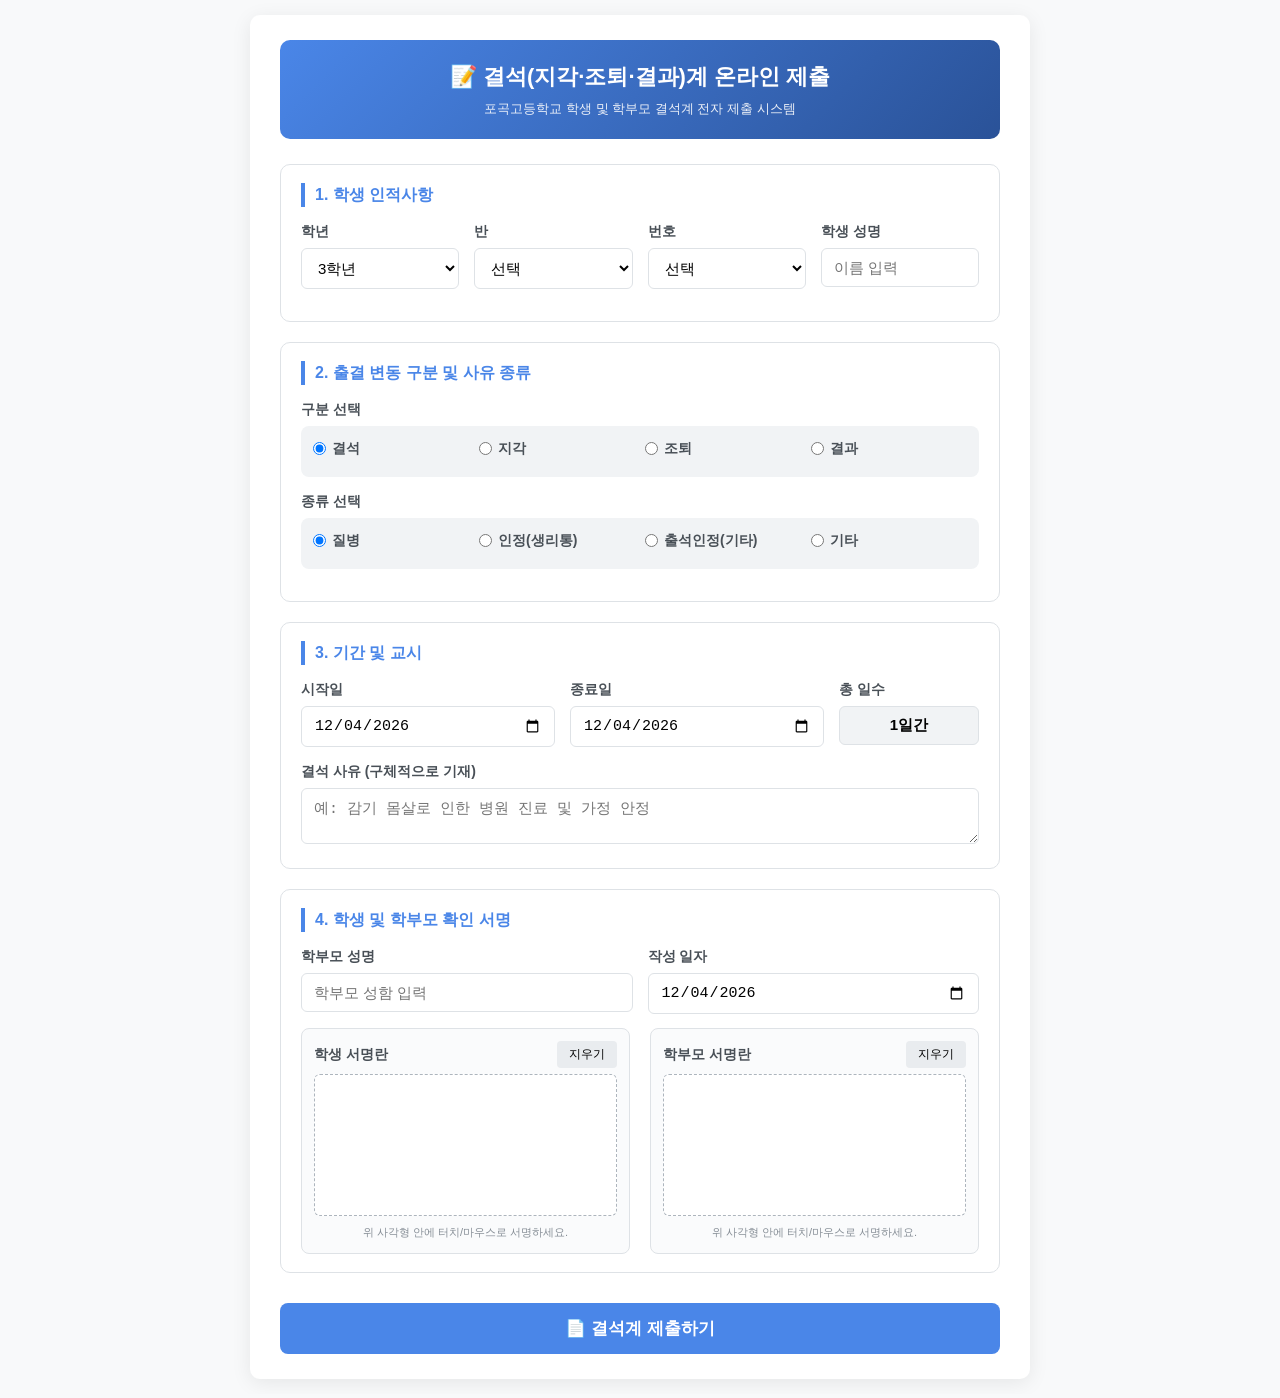
<file: absence.html>
<!DOCTYPE html>
<html lang="ko">

<head>
    <meta charset="UTF-8">
    <meta name="viewport" content="width=device-width, initial-scale=1.0">
    <title>온라인 결석계 제출 시스템</title>
    <style>
        :root {
            --primary: #4A86E8;
            --primary-dark: #3b6ec2;
            --bg: #f8f9fa;
            --border: #dee2e6;
            --text: #212529;
            --radius: 10px;
        }

        * {
            box-sizing: border-box;
            margin: 0;
            padding: 0;
        }

        body {
            font-family: 'Malgun Gothic', 'Apple SD Gothic Neo', sans-serif;
            background: var(--bg);
            color: var(--text);
            padding: 15px;
            font-size: 15px;
            line-height: 1.5;
        }

        .container {
            max-width: 780px;
            margin: auto;
            background: white;
            padding: 25px 30px;
            border-radius: var(--radius);
            box-shadow: 0 4px 20px rgba(0, 0, 0, 0.08);
        }

        .app-header {
            background: linear-gradient(135deg, #4A86E8, #2a5298);
            color: white;
            padding: 20px;
            text-align: center;
            border-radius: var(--radius);
            margin-bottom: 25px;
        }

        .app-header h1 {
            font-size: 22px;
            margin-bottom: 6px;
        }

        .app-header p {
            font-size: 13px;
            opacity: 0.9;
        }

        .section {
            border: 1px solid var(--border);
            padding: 18px 20px;
            border-radius: var(--radius);
            margin-bottom: 20px;
            background: #fff;
        }

        .section-title {
            font-weight: bold;
            color: var(--primary);
            margin-bottom: 14px;
            border-left: 4px solid var(--primary);
            padding-left: 10px;
            font-size: 16px;
        }

        .row {
            display: flex;
            gap: 15px;
            margin-bottom: 14px;
            flex-wrap: wrap;
        }

        .item {
            flex: 1;
            min-width: 140px;
        }

        label {
            font-weight: 600;
            margin-bottom: 6px;
            display: block;
            font-size: 14px;
            color: #495057;
        }

        input[type="text"],
        input[type="date"],
        input[type="number"],
        select,
        textarea {
            width: 100%;
            padding: 10px 12px;
            border: 1px solid var(--border);
            border-radius: 6px;
            font-size: 15px;
            outline: none;
            transition: 0.2s;
            background: #fff;
        }

        input:focus,
        select:focus,
        textarea:focus {
            border-color: var(--primary);
            box-shadow: 0 0 0 3px rgba(74, 134, 232, 0.15);
        }

        .radio-grid {
            display: grid;
            grid-template-columns: repeat(auto-fit, minmax(130px, 1fr));
            gap: 10px;
            background: #f1f3f5;
            padding: 12px;
            border-radius: 8px;
        }

        .radio-item {
            display: flex;
            align-items: center;
            gap: 6px;
            cursor: pointer;
            font-size: 14px;
        }

        .sig-container {
            display: flex;
            gap: 20px;
            flex-wrap: wrap;
        }

        .sig-box {
            flex: 1;
            min-width: 260px;
            border: 1px solid var(--border);
            border-radius: 8px;
            padding: 12px;
            background: #fafbfc;
        }

        .canvas-wrap {
            border: 1px dashed #adb5bd;
            border-radius: 6px;
            background: #fff;
            margin-bottom: 8px;
            position: relative;
        }

        canvas {
            width: 100%;
            height: 140px;
            display: block;
            cursor: crosshair;
            touch-action: none;
        }

        .btn-clear {
            padding: 5px 12px;
            font-size: 12px;
            background: #e9ecef;
            border: none;
            border-radius: 4px;
            cursor: pointer;
            float: right;
        }

        .btn-clear:hover {
            background: #dee2e6;
        }

        .btn-submit {
            width: 100%;
            padding: 14px;
            background: var(--primary);
            color: white;
            border: none;
            border-radius: 8px;
            font-size: 17px;
            font-weight: bold;
            cursor: pointer;
            transition: 0.2s;
            margin-top: 10px;
        }

        .btn-submit:hover {
            background: var(--primary-dark);
        }

        .btn-submit:disabled {
            background: #adb5bd;
            cursor: not-allowed;
        }

        /* 완료 팝업 모달 */
        .modal {
            display: none;
            position: fixed;
            top: 0;
            left: 0;
            width: 100%;
            height: 100%;
            background: rgba(0, 0, 0, 0.6);
            backdrop-filter: blur(4px);
            z-index: 1000;
            align-items: center;
            justify-content: center;
        }

        .modal-box {
            background: white;
            padding: 30px;
            border-radius: 12px;
            max-width: 450px;
            width: 90%;
            text-align: center;
            box-shadow: 0 10px 30px rgba(0, 0, 0, 0.2);
        }

        .modal-box h3 {
            color: var(--primary);
            margin-bottom: 10px;
        }

        .modal-box p {
            font-size: 14px;
            color: #666;
            margin-bottom: 20px;
            line-height: 1.5;
        }

        .modal-actions {
            display: flex;
            gap: 10px;
            justify-content: center;
        }

        .btn-modal {
            padding: 10px 18px;
            border-radius: 6px;
            border: none;
            font-weight: bold;
            cursor: pointer;
            font-size: 14px;
        }

        .btn-print-direct {
            background: #20c997;
            color: white;
        }

        .btn-close-modal {
            background: #e9ecef;
            color: #495057;
        }

        /* 브라우저 직접 인쇄 시 전용 양식 */
        @media print {
            body {
                background: white;
                padding: 0;
            }

            .container,
            .modal {
                display: none !important;
            }

            #printSection {
                display: block !important;
            }
        }

        #printSection {
            display: none;
        }
    </style>
</head>

<body>
    <div class="container">
        <div class="app-header">
            <h1>📝 결석(지각·조퇴·결과)계 온라인 제출</h1>
            <p>포곡고등학교 학생 및 학부모 결석계 전자 제출 시스템</p>
        </div>

        <form id="absenceForm" onsubmit="handleSubmit(event)">
            <!-- 1. 학생 인적사항 -->
            <div class="section">
                <div class="section-title">1. 학생 인적사항</div>
                <div class="row">
                    <div class="item">
                        <label for="gradeSelect">학년</label>
                        <select id="gradeSelect" required>
                            <option value="3" selected>3학년</option>
                            <option value="1">1학년</option>
                            <option value="2">2학년</option>
                        </select>
                    </div>
                    <div class="item">
                        <label for="classSelect">반</label>
                        <select id="classSelect" required>
                            <option value="">선택</option>
                            <option value="1">1반</option>
                            <option value="2">2반</option>
                            <option value="3">3반</option>
                            <option value="4">4반</option>
                            <option value="5">5반</option>
                            <option value="6">6반</option>
                            <option value="7">7반</option>
                            <option value="8">8반</option>
                            <option value="9">9반</option>
                            <option value="10">10반</option>
                            <option value="11">11반</option>
                        </select>
                    </div>
                    <div class="item">
                        <label for="numberSelect">번호</label>
                        <select id="numberSelect" required>
                            <option value="">선택</option>
                        </select>
                    </div>
                    <div class="item">
                        <label for="nameInput">학생 성명</label>
                        <input type="text" id="nameInput" placeholder="이름 입력" required maxlength="10">
                    </div>
                </div>
            </div>

            <!-- 2. 결석 구분 및 종류 -->
            <div class="section">
                <div class="section-title">2. 출결 변동 구분 및 사유 종류</div>
                <label>구분 선택</label>
                <div class="radio-grid" style="margin-bottom: 14px;">
                    <label class="radio-item"><input type="radio" name="cat" value="결석" checked onchange="handleCatChange()"> 결석</label>
                    <label class="radio-item"><input type="radio" name="cat" value="지각" onchange="handleCatChange()"> 지각</label>
                    <label class="radio-item"><input type="radio" name="cat" value="조퇴" onchange="handleCatChange()"> 조퇴</label>
                    <label class="radio-item"><input type="radio" name="cat" value="결과" onchange="handleCatChange()"> 결과</label>
                </div>

                <label>종류 선택</label>
                <div class="radio-grid" style="margin-bottom: 14px;">
                    <label class="radio-item"><input type="radio" name="type" value="질병" checked onchange="handleTypeChange()"> 질병</label>
                    <label class="radio-item"><input type="radio" name="type" value="생리통" onchange="handleTypeChange()"> 인정(생리통)</label>
                    <label class="radio-item"><input type="radio" name="type" value="출석인정" onchange="handleTypeChange()"> 출석인정(기타)</label>
                    <label class="radio-item"><input type="radio" name="type" value="기타" onchange="handleTypeChange()"> 기타</label>
                </div>

                <div id="subTypeDiv" style="display: none; background: #e7f5ff; padding: 12px; border-radius: 8px; margin-top: 10px;">
                    <label style="color: #1c7ed6;">출석인정 세부 사유:</label>
                    <div style="display: flex; gap: 15px; flex-wrap: wrap;">
                        <label class="radio-item"><input type="radio" name="subType" value="체험" checked> 교외체험학습</label>
                        <label class="radio-item"><input type="radio" name="subType" value="경조사"> 경조사</label>
                        <label class="radio-item"><input type="radio" name="subType" value="전염병"> 법정감염병</label>
                        <label class="radio-item"><input type="radio" name="subType" value="대입"> 대입면접/시험</label>
                        <label class="radio-item"><input type="radio" name="subType" value="기타"> 기타인정</label>
                    </div>
                </div>
            </div>

            <!-- 3. 결석 기간 및 교시 -->
            <div class="section">
                <div class="section-title">3. 기간 및 교시</div>
                <div class="row">
                    <div class="item">
                        <label for="startDate">시작일</label>
                        <input type="date" id="startDate" required onchange="calcDays()">
                    </div>
                    <div class="item" id="startPeriodDiv" style="display: none;">
                        <label for="startPeriod">시작 교시</label>
                        <select id="startPeriod">
                            <option value="1">1교시</option>
                            <option value="2">2교시</option>
                            <option value="3">3교시</option>
                            <option value="4">4교시</option>
                            <option value="5">5교시</option>
                            <option value="6">6교시</option>
                            <option value="7">7교시</option>
                        </select>
                    </div>
                    <div class="item">
                        <label for="endDate">종료일</label>
                        <input type="date" id="endDate" required onchange="calcDays()">
                    </div>
                    <div class="item" id="endPeriodDiv" style="display: none;">
                        <label for="endPeriod">종료 교시</label>
                        <select id="endPeriod">
                            <option value="1">1교시</option>
                            <option value="2">2교시</option>
                            <option value="3">3교시</option>
                            <option value="4">4교시</option>
                            <option value="5">5교시</option>
                            <option value="6">6교시</option>
                            <option value="7" selected>7교시</option>
                        </select>
                    </div>
                    <div class="item" style="max-width: 100px;">
                        <label>총 일수</label>
                        <input type="text" id="totalDays" value="1일간" readonly style="background: #f1f3f5; font-weight: bold; text-align: center;">
                    </div>
                </div>

                <div>
                    <label for="reasonInput">결석 사유 (구체적으로 기재)</label>
                    <textarea id="reasonInput" rows="2" placeholder="예: 감기 몸살로 인한 병원 진료 및 가정 안정" required></textarea>
                </div>
            </div>

            <!-- 4. 전자 서명 -->
            <div class="section">
                <div class="section-title">4. 학생 및 학부모 확인 서명</div>
                <div class="row">
                    <div class="item">
                        <label for="parentName">학부모 성명</label>
                        <input type="text" id="parentName" placeholder="학부모 성함 입력" required maxlength="10">
                    </div>
                    <div class="item">
                        <label for="writeDate">작성 일자</label>
                        <input type="date" id="writeDate" required>
                    </div>
                </div>

                <div class="sig-container">
                    <div class="sig-box">
                        <div style="display: flex; justify-content: space-between; align-items: center; margin-bottom: 6px;">
                            <label style="margin:0;">학생 서명란</label>
                            <button type="button" class="btn-clear" onclick="clearSig('studentCanvas')">지우기</button>
                        </div>
                        <div class="canvas-wrap">
                            <canvas id="studentCanvas"></canvas>
                        </div>
                        <div style="font-size: 11px; color: #868e96; text-align: center;">위 사각형 안에 터치/마우스로 서명하세요.</div>
                    </div>

                    <div class="sig-box">
                        <div style="display: flex; justify-content: space-between; align-items: center; margin-bottom: 6px;">
                            <label style="margin:0;">학부모 서명란</label>
                            <button type="button" class="btn-clear" onclick="clearSig('parentCanvas')">지우기</button>
                        </div>
                        <div class="canvas-wrap">
                            <canvas id="parentCanvas"></canvas>
                        </div>
                        <div style="font-size: 11px; color: #868e96; text-align: center;">위 사각형 안에 터치/마우스로 서명하세요.</div>
                    </div>
                </div>
            </div>

            <button type="submit" class="btn-submit" id="submitBtn">📄 결석계 제출하기</button>
        </form>
    </div>

    <!-- 제출 완료 안내 모달 -->
    <div class="modal" id="successModal">
        <div class="modal-box">
            <div style="font-size: 40px; margin-bottom: 10px;">✅</div>
            <h3>결석계 제출 완료</h3>
            <p>결석계가 정상적으로 등록되었습니다.<br>출석 인정 또는 질병 결석에 필요한 진료확인서/증빙서류는 등교 시 담임선생님께 제출해 주세요.</p>
            <div class="modal-actions">
                <button type="button" class="btn-modal btn-print-direct" onclick="triggerClientPrint()">🖨️ 결석계 즉시 인쇄</button>
                <button type="button" class="btn-modal btn-close-modal" onclick="closeSuccessModal()">닫기</button>
            </div>
        </div>
    </div>

    <!-- A4 인쇄용 서식 (CSS @media print 연동) -->
    <div id="printSection"></div>

    <script>
        // 배포된 GAS 웹훅 URL (여기에 URL을 입력해 두면 모든 학생/학부모 기기에서 자동 적용됩니다)
        const CONFIG_WEBHOOK_URL = 'https://script.google.com/macros/s/AKfycbwmLRX6kyuS3NTTeCLk0T7PB-Zk-tZlfFsTnjOyvdwlcGn03PAbufa8s4MbYJs8nFI/exec';
        const urlParams = new URLSearchParams(window.location.search);
        const DEFAULT_GAS_URL = CONFIG_WEBHOOK_URL || urlParams.get('api') || localStorage.getItem('ggom_gas_webapp_url') || '';

        // 1. 초기 번호 옵션 생성
        window.addEventListener('DOMContentLoaded', () => {
            const numSel = document.getElementById('numberSelect');
            for (let i = 1; i <= 35; i++) {
                const opt = document.createElement('option');
                opt.value = i;
                opt.text = i + '번';
                numSel.appendChild(opt);
            }

            // 오늘 날짜 설정
            const today = new Date().toISOString().substring(0, 10);
            document.getElementById('startDate').value = today;
            document.getElementById('endDate').value = today;
            document.getElementById('writeDate').value = today;

            // URL 파라미터 기반 자동 완성 (출석부 연동 링크 지원)
            if (urlParams.get('grade')) document.getElementById('gradeSelect').value = urlParams.get('grade');
            if (urlParams.get('ban') || urlParams.get('class')) document.getElementById('classSelect').value = urlParams.get('ban') || urlParams.get('class');
            if (urlParams.get('num') || urlParams.get('number')) document.getElementById('numberSelect').value = urlParams.get('num') || urlParams.get('number');
            if (urlParams.get('name')) document.getElementById('nameInput').value = urlParams.get('name');
            if (urlParams.get('date')) {
                document.getElementById('startDate').value = urlParams.get('date');
                document.getElementById('endDate').value = urlParams.get('date');
                document.getElementById('writeDate').value = urlParams.get('date');
            }
            if (urlParams.get('cat')) {
                const catRadio = document.querySelector(`input[name="cat"][value="${urlParams.get('cat')}"]`);
                if (catRadio) { catRadio.checked = true; handleCatChange(); }
            }
            if (urlParams.get('type')) {
                const typeRadio = document.querySelector(`input[name="type"][value="${urlParams.get('type')}"]`);
                if (typeRadio) { typeRadio.checked = true; handleTypeChange(); }
            }
            if (urlParams.get('subType')) {
                const subRadio = document.querySelector(`input[name="subType"][value="${urlParams.get('subType')}"]`);
                if (subRadio) subRadio.checked = true;
            }
            if (urlParams.get('reason')) document.getElementById('reasonInput').value = urlParams.get('reason');

            initCanvas('studentCanvas');
            initCanvas('parentCanvas');
        });

        // 2. 캔버스 서명패드 초기화
        const canvases = {};
        function initCanvas(id) {
            const canvas = document.getElementById(id);
            const ctx = canvas.getContext('2d');
            canvases[id] = { canvas, ctx, hasSignature: false };

            // 고해상도 DPI 보정
            const rect = canvas.getBoundingClientRect();
            canvas.width = rect.width * 2;
            canvas.height = rect.height * 2;
            ctx.scale(2, 2);
            ctx.lineWidth = 2.5;
            ctx.lineCap = 'round';
            ctx.strokeStyle = '#111';

            let drawing = false;

            const startDraw = (e) => {
                drawing = true;
                canvases[id].hasSignature = true;
                const pos = getPos(e, canvas);
                ctx.beginPath();
                ctx.moveTo(pos.x, pos.y);
            };

            const draw = (e) => {
                if (!drawing) return;
                const pos = getPos(e, canvas);
                ctx.lineTo(pos.x, pos.y);
                ctx.stroke();
            };

            const stopDraw = () => {
                drawing = false;
            };

            canvas.addEventListener('mousedown', startDraw);
            canvas.addEventListener('mousemove', draw);
            window.addEventListener('mouseup', stopDraw);

            canvas.addEventListener('touchstart', (e) => { e.preventDefault(); startDraw(e.touches[0]); }, { passive: false });
            canvas.addEventListener('touchmove', (e) => { e.preventDefault(); draw(e.touches[0]); }, { passive: false });
            window.addEventListener('touchend', stopDraw);
        }

        function getPos(e, canvas) {
            const rect = canvas.getBoundingClientRect();
            return {
                x: e.clientX - rect.left,
                y: e.clientY - rect.top
            };
        }

        function clearSig(id) {
            const { canvas, ctx } = canvases[id];
            ctx.clearRect(0, 0, canvas.width, canvas.height);
            canvases[id].hasSignature = false;
        }

        // 3. UI 변경 이벤트
        function handleCatChange() {
            const cat = document.querySelector('input[name="cat"]:checked').value;
            const isPeriodNeeded = (cat === '지각' || cat === '조퇴' || cat === '결과');
            document.getElementById('startPeriodDiv').style.display = isPeriodNeeded ? 'block' : 'none';
            document.getElementById('endPeriodDiv').style.display = (cat === '결과') ? 'block' : 'none';
        }

        function handleTypeChange() {
            const type = document.querySelector('input[name="type"]:checked').value;
            document.getElementById('subTypeDiv').style.display = (type === '출석인정') ? 'block' : 'none';
        }

        function calcDays() {
            const s = document.getElementById('startDate').value;
            const e = document.getElementById('endDate').value;
            if (!s || !e) return;
            const d1 = new Date(s);
            const d2 = new Date(e);
            if (d2 < d1) {
                document.getElementById('endDate').value = s;
                document.getElementById('totalDays').value = '1일간';
                return;
            }
            const diffTime = Math.abs(d2 - d1);
            const diffDays = Math.ceil(diffTime / (1000 * 60 * 60 * 24)) + 1;
            document.getElementById('totalDays').value = diffDays + '일간';
        }

        // 4. 폼 제출 처리
        let submittedRecord = null;
        async function handleSubmit(e) {
            e.preventDefault();

            if (!canvases['studentCanvas'].hasSignature) {
                alert('학생 서명을 입력해 주세요.');
                return;
            }
            if (!canvases['parentCanvas'].hasSignature) {
                alert('학부모 서명을 입력해 주세요.');
                return;
            }

            const btn = document.getElementById('submitBtn');
            btn.disabled = true;
            btn.innerText = '제출 중입니다... 잠시만 기다려주세요.';

            const cat = document.querySelector('input[name="cat"]:checked').value;
            const type = document.querySelector('input[name="type"]:checked').value;
            const subTypeEl = document.querySelector('input[name="subType"]:checked');
            const subType = (type === '출석인정' && subTypeEl) ? subTypeEl.value : '';

            const data = {
                action: 'submit_absence',
                grade: document.getElementById('gradeSelect').value,
                class: document.getElementById('classSelect').value,
                number: document.getElementById('numberSelect').value,
                name: document.getElementById('nameInput').value.trim(),
                cat: cat,
                type: type,
                subType: subType,
                startDate: document.getElementById('startDate').value,
                startPeriod: document.getElementById('startPeriod').value || '',
                endDate: document.getElementById('endDate').value,
                endPeriod: document.getElementById('endPeriod').value || '',
                totalDays: document.getElementById('totalDays').value,
                reason: document.getElementById('reasonInput').value.trim(),
                parentName: document.getElementById('parentName').value.trim(),
                writeDate: document.getElementById('writeDate').value,
                studentSigData: canvases['studentCanvas'].canvas.toDataURL('image/png'),
                parentSigData: canvases['parentCanvas'].canvas.toDataURL('image/png')
            };

            submittedRecord = data;

            // GAS 웹훅 URL로 POST 전송
            const targetUrl = DEFAULT_GAS_URL;
            if (targetUrl) {
                try {
                    await fetch(targetUrl, {
                        method: 'POST',
                        mode: 'no-cors',
                        headers: { 'Content-Type': 'text/plain;charset=utf-8' },
                        body: JSON.stringify(data)
                    });
                } catch (err) {
                    console.warn('GAS 백그라운드 저장 전송 중 경고(계속 진행):', err);
                }
            }

            btn.disabled = false;
            btn.innerText = '📄 결석계 제출하기';
            document.getElementById('successModal').style.display = 'flex';
        }

        function closeSuccessModal() {
            document.getElementById('successModal').style.display = 'none';
            document.getElementById('absenceForm').reset();
            clearSig('studentCanvas');
            clearSig('parentCanvas');
        }

        // 포곡고 공식 '인쇄' 시트 양식 렌더러
        function renderPogokOfficialSheet(r) {
            const parseDate = (dStr) => {
                if (!dStr) return { y: '', m: '', d: '' };
                const parts = dStr.split('-');
                if (parts.length >= 3) {
                    return { y: parts[0], m: String(parseInt(parts[1], 10)), d: String(parseInt(parts[2], 10)) };
                }
                return { y: '', m: '', d: '' };
            };

            const sDate = parseDate(r.startDate);
            const eDate = parseDate(r.endDate);
            const wDate = parseDate(r.writeDate || new Date().toISOString().substring(0, 10));

            const isGyeol = r.cat === '결석';
            const isJi = r.cat === '지각';
            const isJo = r.cat === '조퇴';
            const isGwa = r.cat === '결과';

            const isDisease = r.type === '질병';
            const isPeriod = r.type === '생리통' || (r.subType && r.subType.includes('생리'));
            const isRecognized = r.type === '출석인정';
            const isOther = r.type === '기타';

            const sPeriodStr = r.startPeriod ? `${r.startPeriod}교시` : '';
            const ePeriodStr = r.endPeriod ? `${r.endPeriod}교시` : '';

            let periodFullText = '';
            if (sDate.y && eDate.y) {
                if (r.startDate === r.endDate) {
                    periodFullText = `${sDate.y}년 ${sDate.m}월 ${sDate.d}일 ${sPeriodStr ? sPeriodStr + ' ~ ' : ''}${ePeriodStr ? ePeriodStr : ''} ( ${r.totalDays || '1일간'} )`;
                } else {
                    periodFullText = `${sDate.y}년 ${sDate.m}월 ${sDate.d}일 ${sPeriodStr} ~ ${eDate.y}년 ${eDate.m}월 ${eDate.d}일 ${ePeriodStr} ( ${r.totalDays || '1일간'} )`;
                }
            } else {
                periodFullText = `${r.startDate || ''} ~ ${r.endDate || ''} ( ${r.totalDays || '1일간'} )`;
            }

            return `
            <div class="absence-sheet-page" style="width: 100%; max-width: 190mm; margin: 0 auto; padding: 8mm 10mm; box-sizing: border-box; font-family: 'Malgun Gothic', '맑은 고딕', sans-serif; color: #000; line-height: 1.35; background: #fff;">
                <!-- 1. 상단 제목 -->
                <div style="text-align: center; margin-bottom: 12px;">
                    <h1 style="font-size: 18pt; font-weight: bold; letter-spacing: 2px; margin: 0; display: inline-block; border-bottom: 2px solid #000; padding-bottom: 2px;">
                        ( ${isGyeol ? '∨ 결석' : '결석'} / ${isJi ? '∨ 지각' : '지각'} / ${isJo ? '∨ 조퇴' : '조퇴'} / ${isGwa ? '∨ 결과' : '결과'} ) 신고서
                    </h1>
                </div>

                <!-- 2. 구분 및 인적사항 박스 -->
                <div style="border: 1.5px solid #000; display: flex; margin-bottom: 10px;">
                    <div style="flex: 1.3; padding: 6px 10px; border-right: 1.5px solid #000; font-size: 10pt;">
                        <div style="font-weight: bold; margin-bottom: 4px; font-size: 9.5pt;">해당란에 ∨표시</div>
                        <div style="display: flex; flex-direction: column; gap: 3px;">
                            <div>${isDisease ? '☑' : '☐'} 질병</div>
                            <div>${(isRecognized || isPeriod) ? '☑' : '☐'} 출석인정(생리통, 경조사, 전염병 등)</div>
                            <div>${isOther ? '☑' : '☐'} 기타</div>
                        </div>
                    </div>
                    <div style="flex: 1; padding: 8px 12px; display: flex; flex-direction: column; justify-content: center; font-size: 11pt;">
                        <div style="margin-bottom: 6px;"><strong>${r.grade || '3'}</strong> 학년 &nbsp; <strong>${r.class || r.ban || ''}</strong> 반 &nbsp; <strong>${r.number || r.num || ''}</strong> 번</div>
                        <div>성명 : <strong style="font-size: 12pt;">${r.name || ''}</strong></div>
                    </div>
                </div>

                <!-- 3. 신고 본문 -->
                <div style="font-size: 10.5pt; text-align: justify; margin-bottom: 10px; line-height: 1.5;">
                    본인은 포곡고 학업성적관리규정 24조 및 25조에 의거 &nbsp;
                    ( ${isGyeol ? '<strong>[∨]결석</strong>' : '[ ]결석'} / ${isJi ? '<strong>[∨]지각</strong>' : '[ ]지각'} / ${isJo ? '<strong>[∨]조퇴</strong>' : '[ ]조퇴'} / ${isGwa ? '<strong>[∨]결과</strong>' : '[ ]결과'} )
                    하였기에 보호자 연서로 신고합니다.
                </div>

                <!-- 4. 기간 및 사유 -->
                <div style="border: 1px solid #000; padding: 8px 12px; margin-bottom: 10px; font-size: 10pt;">
                    <div style="margin-bottom: 6px; display: flex;">
                        <span style="font-weight: bold; width: 65px;">1. 기 간 :</span>
                        <span>${periodFullText}</span>
                    </div>
                    <div style="display: flex;">
                        <span style="font-weight: bold; width: 65px;">2. 사 유 :</span>
                        <span style="flex: 1; min-height: 28px;">${r.reason || ''} ${r.subType ? '(' + r.subType + ')' : ''}</span>
                    </div>
                </div>

                <!-- 5. 신고 일자 및 서명 -->
                <div style="text-align: center; margin: 10px 0; font-size: 11pt;">
                    ${wDate.y}년 &nbsp; ${wDate.m}월 &nbsp; ${wDate.d}일
                </div>

                <div style="display: flex; justify-content: flex-end; margin-bottom: 10px; font-size: 10.5pt; padding-right: 15px;">
                    <div style="display: flex; flex-direction: column; gap: 6px;">
                        <div style="display: flex; align-items: center; justify-content: flex-end; gap: 8px;">
                            <span>학 &nbsp; 생 : <strong>${r.name || ''}</strong></span>
                            <span style="display: inline-block; width: 70px; height: 32px; text-align: center; vertical-align: middle;">
                                ${r.studentSigData ? `<img src="${r.studentSigData}" style="max-height: 32px; max-width: 65px;">` : '(인)'}
                            </span>
                        </div>
                        <div style="display: flex; align-items: center; justify-content: flex-end; gap: 8px;">
                            <span>보호자 : <strong>${r.parentName || '학부모'}</strong></span>
                            <span style="display: inline-block; width: 70px; height: 32px; text-align: center; vertical-align: middle;">
                                ${r.parentSigData ? `<img src="${r.parentSigData}" style="max-height: 32px; max-width: 65px;">` : '(인)'}
                            </span>
                        </div>
                    </div>
                </div>

                <div style="text-align: center; font-size: 14pt; font-weight: bold; letter-spacing: 4px; margin-bottom: 12px;">
                    포 곡 고 등 학 교 장 &nbsp; 귀 하
                </div>

                <!-- 절취선 / 구분선 -->
                <div style="border-top: 1.5px dashed #444; margin: 10px 0 8px 0; position: relative; text-align: center;">
                    <span style="position: absolute; top: -9px; background: #fff; padding: 0 10px; font-size: 8.5pt; color: #555;">위 신고 내용이 사실과 틀림없음을 확인함.</span>
                </div>

                <!-- 6. 하단 내용 확인 및 결재 영역 -->
                <div style="border: 1.5px solid #000; padding: 8px 10px; font-size: 9pt;">
                    <div style="text-align: center; font-size: 12pt; font-weight: bold; letter-spacing: 6px; margin-bottom: 6px;">
                        내 &nbsp; 용 &nbsp; 확 &nbsp; 인
                    </div>

                    <div style="display: flex; justify-content: space-between; align-items: center; margin-bottom: 6px; border-bottom: 1px dotted #999; padding-bottom: 4px;">
                        <div><strong>확 인 일 :</strong> &nbsp; ${wDate.y}년 &nbsp; ${wDate.m}월 &nbsp; ${wDate.d}일</div>
                        <div>
                            <strong>확인방법 :</strong> &nbsp;
                            ☐ 가정방문 &nbsp; ☑ 전화연락 &nbsp; ☐ 학부모내교 &nbsp; ☐ 기타 ( &nbsp; )
                        </div>
                    </div>

                    <div style="margin-bottom: 6px; border-bottom: 1px dotted #999; padding-bottom: 4px;">
                        <strong>확인내용 :</strong> &nbsp; <span style="color: #444;">학부모 유선 통화 및 학생 건강 상태 확인 완료</span>
                    </div>

                    <div style="margin-bottom: 6px;">
                        <div style="font-weight: bold; margin-bottom: 3px;">첨 &nbsp; 부 :</div>
                        <table style="width: 100%; border-collapse: collapse; font-size: 8.2pt;" border="1" bordercolor="#ccc">
                            <tr>
                                <td style="width: 18%; font-weight: bold; background: #f8f9fa; padding: 3px 5px;">1. 질병</td>
                                <td style="padding: 3px 5px;">
                                    ${isDisease ? '☑' : '☐'} 의사진단서, 소견서, 진료확인서, 처방전, 약봉투(병명, 진료 기간 등이 기록된 증빙서류)<br>
                                    ☐ 담임교사 확인서 &nbsp; | &nbsp; ☐ 학부모 의견서 (※ 2일 이내 질병 근태)
                                </td>
                            </tr>
                            <tr>
                                <td style="font-weight: bold; background: #f8f9fa; padding: 3px 5px;">2. 생리통</td>
                                <td style="padding: 3px 5px;">
                                    ${isPeriod ? '☑' : '☐'} 의사진단서, 소견서, 진료확인서 (※ 시험 기간 질병 처리 필수 서류임.)
                                </td>
                            </tr>
                            <tr>
                                <td style="font-weight: bold; background: #f8f9fa; padding: 3px 5px;">3. 출석인정</td>
                                <td style="padding: 3px 5px;">
                                    ${(isRecognized && !isPeriod) ? '☑' : '☐'} 의사진단서, 소견서(질병명 포함) &nbsp; | &nbsp; ☐ 경조사 증빙서류
                                </td>
                            </tr>
                            <tr>
                                <td style="font-weight: bold; background: #f8f9fa; padding: 3px 5px;">4. 기타</td>
                                <td style="padding: 3px 5px;">${isOther ? '☑' : '☐'} 기타 증빙 자료</td>
                            </tr>
                        </table>
                    </div>

                    <div style="display: flex; justify-content: space-between; align-items: flex-end; margin-top: 8px;">
                        <div style="font-size: 9.5pt;">
                            <div>위와 같이 확인하였습니다.</div>
                            <div style="margin-top: 4px;">${wDate.y}년 &nbsp; ${wDate.m}월 &nbsp; ${wDate.d}일</div>
                            <div style="margin-top: 6px;">담임교사 : &nbsp;&nbsp;&nbsp;&nbsp;&nbsp;&nbsp;&nbsp;&nbsp;&nbsp;&nbsp;&nbsp;&nbsp;&nbsp;&nbsp;&nbsp;&nbsp;&nbsp;&nbsp;&nbsp;&nbsp;&nbsp;&nbsp; (인)</div>
                        </div>

                        <!-- 결재 테이블 -->
                        <table style="border-collapse: collapse; text-align: center; font-size: 8.5pt;" border="1" bordercolor="#000">
                            <tr>
                                <th rowspan="2" style="width: 22px; padding: 4px 2px; background: #f1f3f5;">결<br>재</th>
                                <th style="width: 75px; padding: 3px;">학년부장</th>
                                <th style="width: 75px; padding: 3px;">교 감</th>
                            </tr>
                            <tr>
                                <td style="height: 40px; vertical-align: bottom; padding-bottom: 2px; font-size: 8pt; color: #555;">(전결)</td>
                                <td style="height: 40px;"></td>
                            </tr>
                        </table>
                    </div>

                    <div style="font-size: 7.5pt; color: #444; margin-top: 6px; border-top: 1px solid #ddd; padding-top: 4px; line-height: 1.25;">
                        ※ 질병 및 생리통 관련은 학년부장 전결 / 출석인정, 기타 및 정기고사 기간 중 질병, 생리통 관련은 교감 전결<br>
                        ※ 시험 기간의 경우 질병코드 또는 질병명과 날짜(기간)가 기재된 의사 진단서, 소견서, 진료확인서가 필수임.
                    </div>
                </div>
            </div>
            `;
        }

        // 브라우저 직접 A4 정밀 인쇄
        function triggerClientPrint() {
            if (!submittedRecord) return;
            const printDiv = document.getElementById('printSection');
            printDiv.innerHTML = renderPogokOfficialSheet(submittedRecord);
            window.print();
        }
    </script>
</body>

</html>
</file>
